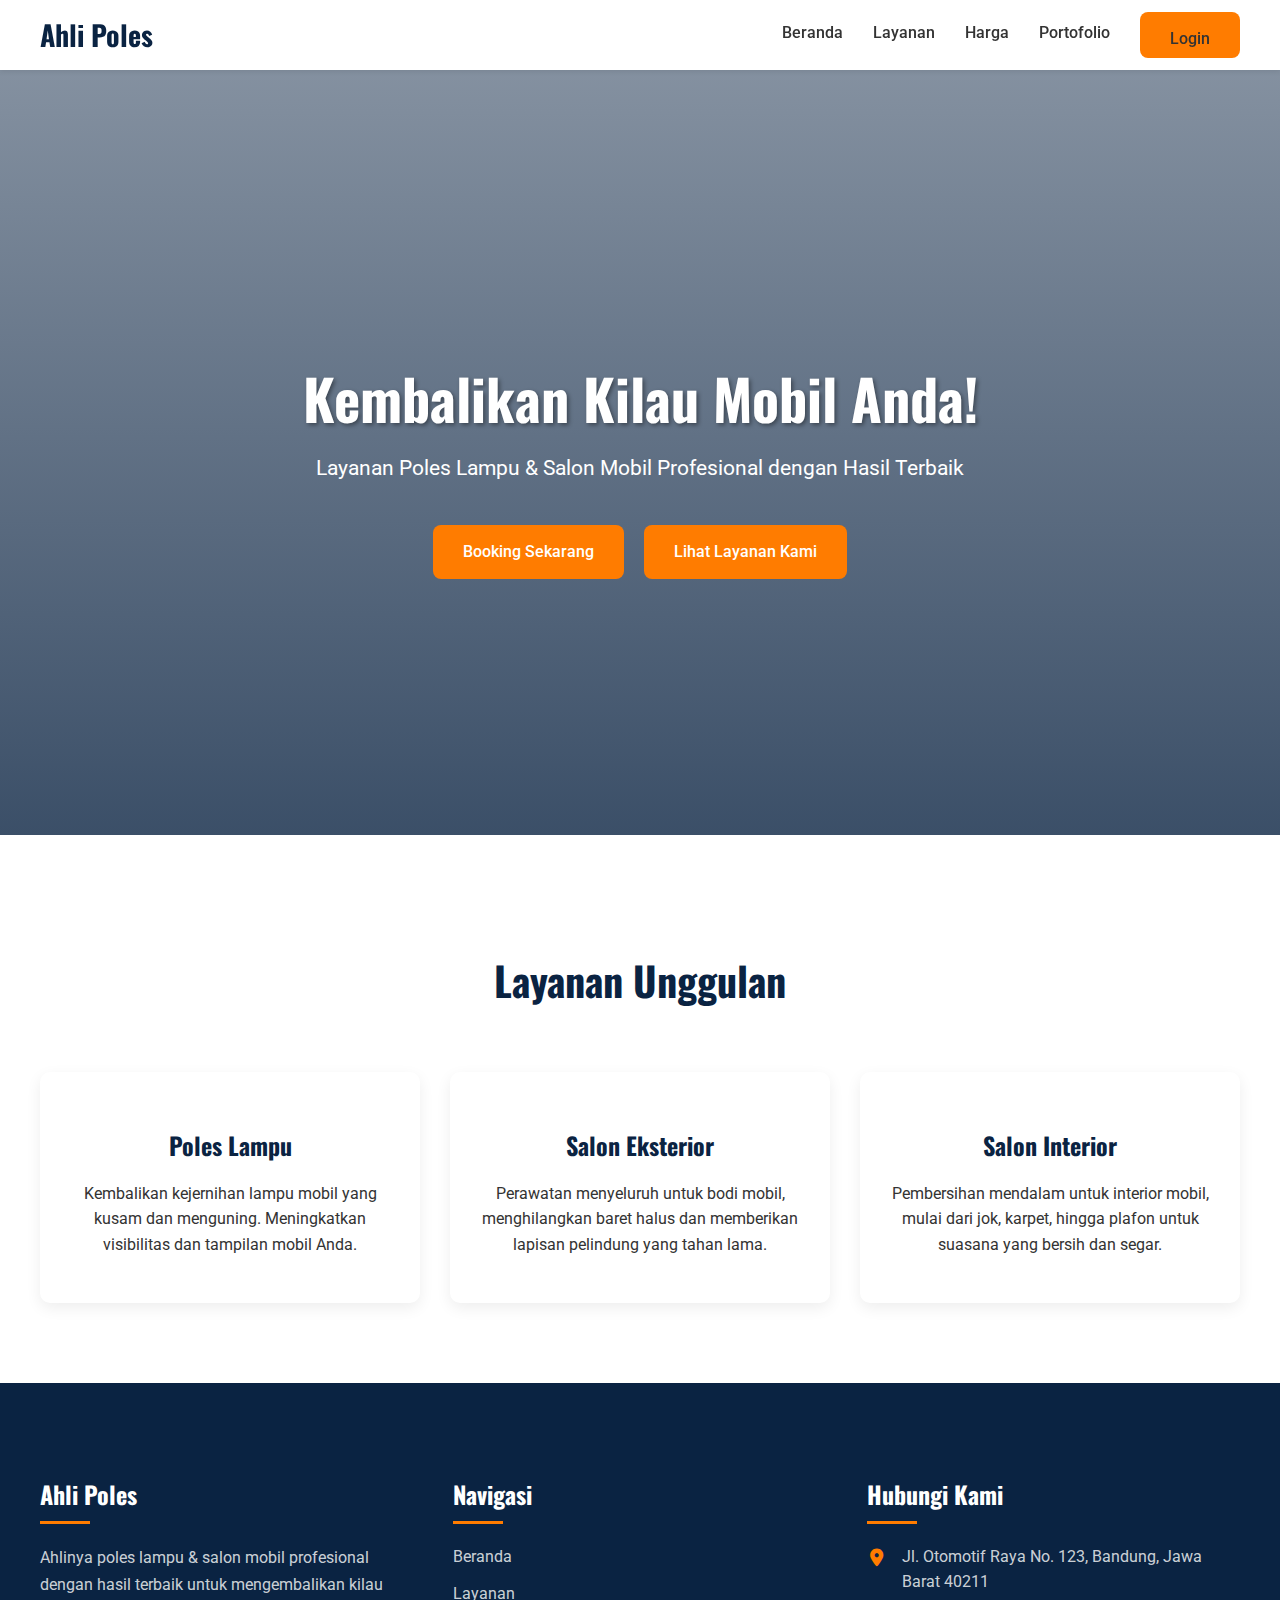
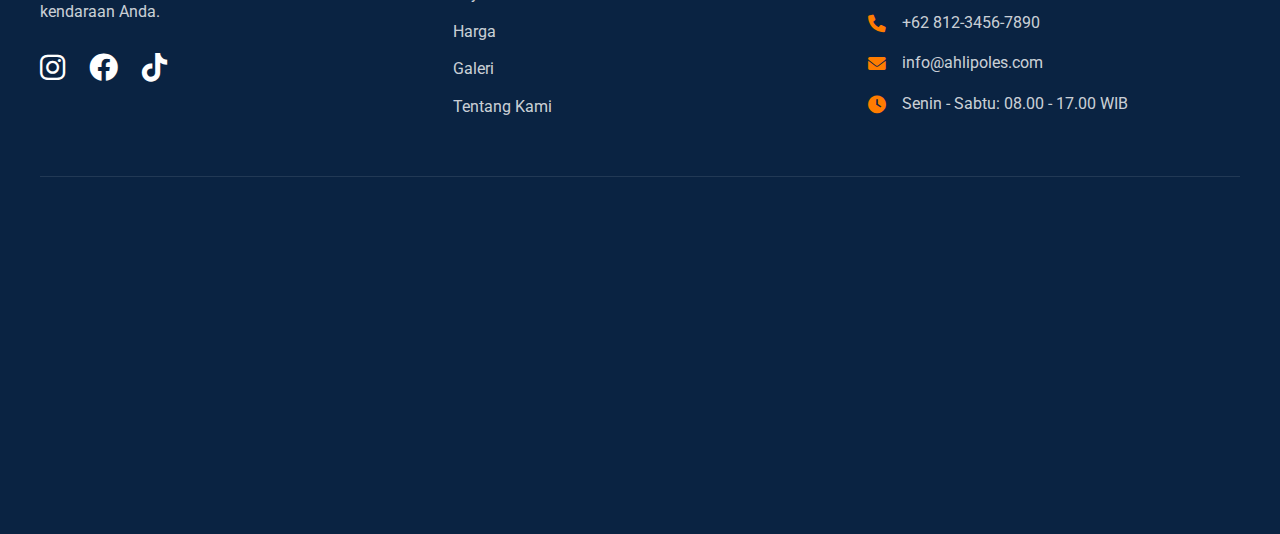
<file: index.html>
<!DOCTYPE html>
<html lang="id">
<head>
    <meta charset="UTF-8">
    <meta name="viewport" content="width=device-width, initial-scale=1.0">
    <title>Ahli Poles - Poles Lampu & Salon Mobil Profesional</title>
    <link rel="stylesheet" href="css/style.css">
    <link href="https://fonts.googleapis.com/css2?family=Oswald:wght@500;700&family=Roboto:wght@400;500&display=swap" rel="stylesheet">
</head>
<body>

    <header class="main-header">
        <nav class="container nav-container">
            <a href="index.html" class="logo">Ahli Poles</a>
            
            <button class="menu-toggle" id="menu-toggle" aria-label="Buka menu">
                <span class="bar"></span>
                <span class="bar"></span>
                <span class="bar"></span>
            </button>

            <div class="nav-links" id="nav-links">
                <a href="index.html">Beranda</a>
                <a href="services.html">Layanan</a>
                <a href="pricing.html">Harga</a>
                <a href="gallery.html">Portofolio</a>
                <a href="login.php" class="btn btn-contact">Login</a>
            </div>
        </nav>
    </header>

    <section class="hero-section">
        <div class="hero-overlay"></div>
        <div class="container hero-content">
            <h1>Kembalikan Kilau Mobil Anda!</h1>
            <p>Layanan Poles Lampu & Salon Mobil Profesional dengan Hasil Terbaik</p>
            <div class="hero-buttons">
                <a href="user/booking.php" class="btn btn-primary">Booking Sekarang</a>
                <a href="services.html" class="btn btn-primary">Lihat Layanan Kami</a>
            </div>
        </div>
    </section>

    <section class="services-section">
        <div class="container">
            <h2>Layanan Unggulan</h2>
            <div class="services-grid">
                <div class="service-card">
                    <h3>Poles Lampu</h3>
                    <p>Kembalikan kejernihan lampu mobil yang kusam dan menguning. Meningkatkan visibilitas dan tampilan mobil Anda.</p>
                </div>
                <div class="service-card">
                    <h3>Salon Eksterior</h3>
                    <p>Perawatan menyeluruh untuk bodi mobil, menghilangkan baret halus dan memberikan lapisan pelindung yang tahan lama.</p>
                </div>
                <div class="service-card">
                    <h3>Salon Interior</h3>
                    <p>Pembersihan mendalam untuk interior mobil, mulai dari jok, karpet, hingga plafon untuk suasana yang bersih dan segar.</p>
                </div>
            </div>
        </div>
    </section>

<footer class="main-footer">
    <div class="container">
        <div class="footer-grid">
            <div class="footer-column">
                <h4 class="footer-title">Ahli Poles</h4>
                <p>Ahlinya poles lampu & salon mobil profesional dengan hasil terbaik untuk mengembalikan kilau kendaraan Anda.</p>
                <div class="footer-socials">
                    <a href="#" aria-label="Instagram"><i class="fab fa-instagram"></i></a>
                    <a href="#" aria-label="Facebook"><i class="fab fa-facebook"></i></a>
                    <a href="#" aria-label="TikTok"><i class="fab fa-tiktok"></i></a>
                </div>
            </div>

            <div class="footer-column">
                <h4 class="footer-title">Navigasi</h4>
                <ul class="footer-links">
                    <li><a href="index.html">Beranda</a></li>
                    <li><a href="services.html">Layanan</a></li>
                    <li><a href="pricing.html">Harga</a></li>
                    <li><a href="gallery.html">Galeri</a></li>
                    <li><a href="about.html">Tentang Kami</a></li>
                </ul>
            </div>

            <div class="footer-column">
                <h4 class="footer-title">Hubungi Kami</h4>
                <ul class="footer-contact-info">
                    <li>
                        <i class="fas fa-map-marker-alt"></i>
                        <span>Jl. Otomotif Raya No. 123, Bandung, Jawa Barat 40211</span>
                    </li>
                    <li>
                        <i class="fas fa-phone"></i>
                        <a href="tel:+6281234567890">+62 812-3456-7890</a>
                    </li>
                    <li>
                        <i class="fas fa-envelope"></i>
                         <a href="mailto:info@ahlipoles.com">info@ahlipoles.com</a>
                    </li>
                    <li>
                        <i class="fas fa-clock"></i>
                        <span>Senin - Sabtu: 08.00 - 17.00 WIB</span>
                    </li>
                </ul>
            </div>
        </div>

        <div class="footer-map">
            <iframe 
                src="https://www.google.com/maps/embed?pb=!1m18!1m12!1m3!1d3961.096002961683!2d107.54134221172147!3d-6.879101067284315!2m3!1f0!2f0!3f0!3m2!1i1024!2i768!4f13.1!3m3!1m2!1s0x2e68e5bd95698079%3A0x330dc259c2129174!2sCaroline%20Cimahi%20Bandung%20-%20Showroom%20Mobil%20Bekas%20Cimahi%20Terpercaya!5e0!3m2!1sid!2sid!4v1756377426895!5m2!1sid!2sid" 
                width="100%" 
                height="300" 
                style="border:0; border-radius: 8px;" 
                allowfullscreen="" 
                loading="lazy" 
                referrerpolicy="no-referrer-when-downgrade">
            </iframe>
        </div>
    </div>
</footer>

<link rel="stylesheet" href="https://cdnjs.cloudflare.com/ajax/libs/font-awesome/6.0.0-beta3/css/all.min.css">
    <script src="js/script.js"></script>
</body>
</html>
</file>
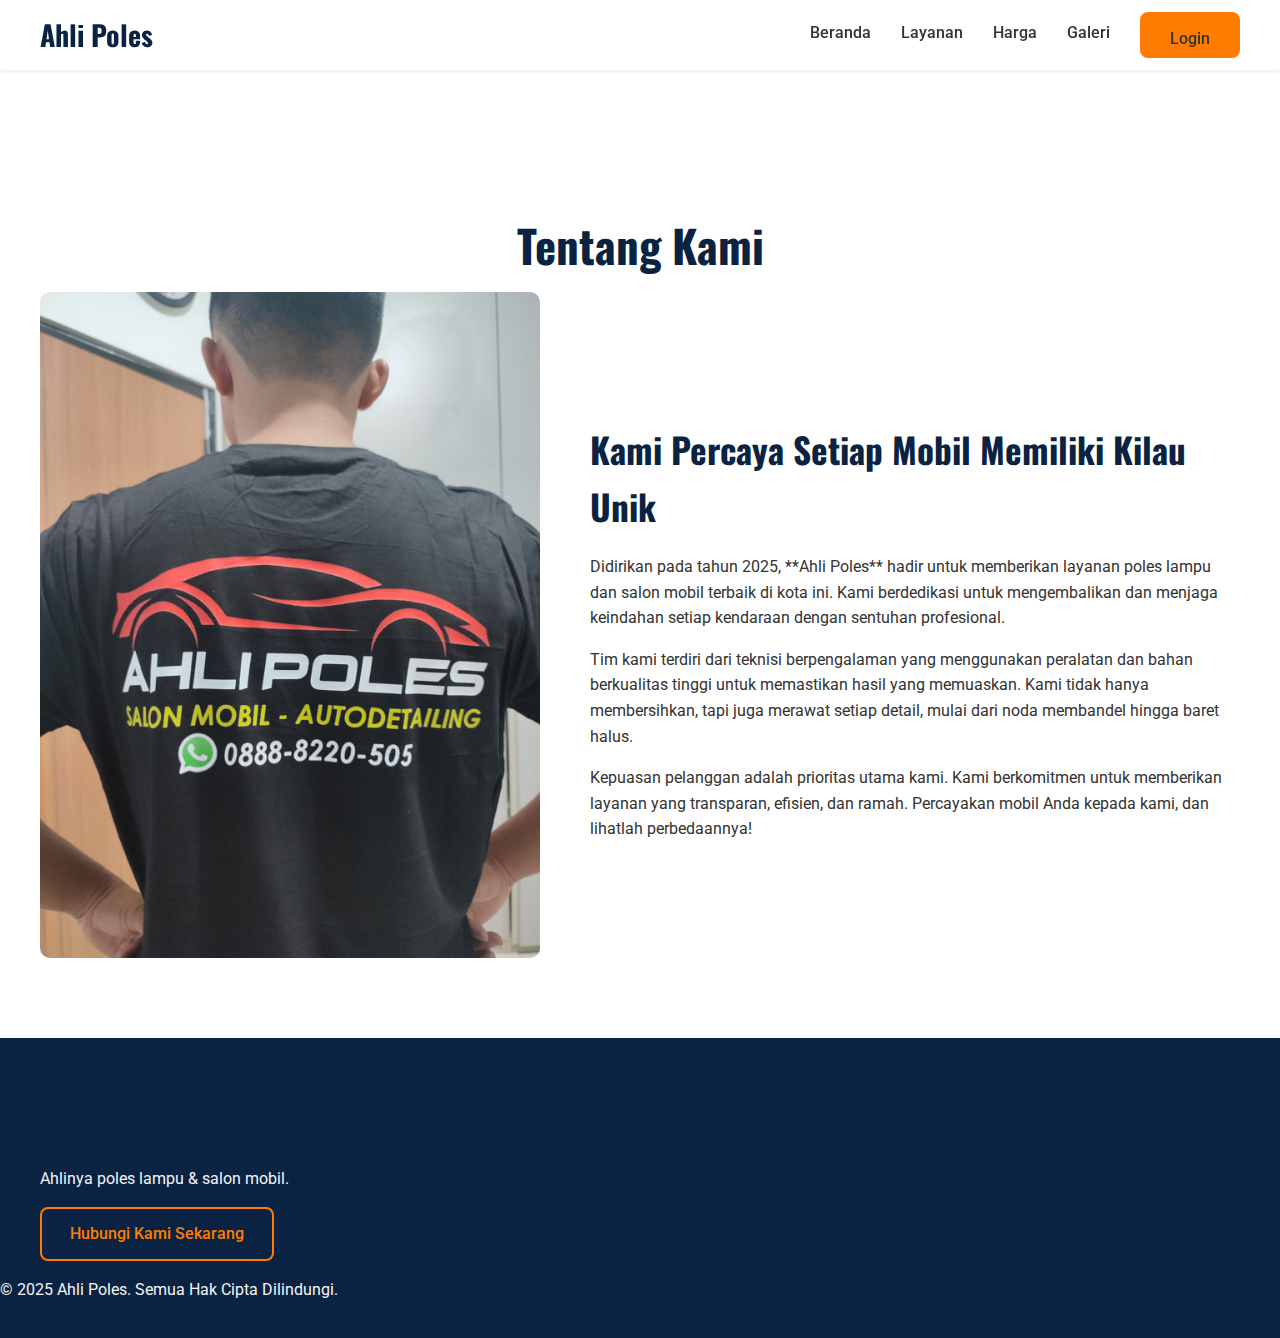
<file: about.html>
<!DOCTYPE html>
<html lang="id">
<head>
    <meta charset="UTF-8">
    <meta name="viewport" content="width=device-width, initial-scale=1.0">
    <title>Tentang Kami | Ahli Poles</title>
    <link rel="stylesheet" href="css/style.css">
    <link href="https://fonts.googleapis.com/css2?family=Oswald:wght@500;700&family=Roboto:wght@400;500&display=swap" rel="stylesheet">
</head>
<body>

    <header class="main-header">
        <nav class="container nav-container">
            <a href="index.html" class="logo">Ahli Poles</a>
            
            <button class="menu-toggle" id="menu-toggle" aria-label="Buka menu">
                <span class="bar"></span>
                <span class="bar"></span>
                <span class="bar"></span>
            </button>
            
            <div class="nav-links" id="nav-links">
                <a href="index.html">Beranda</a>
                <a href="services.html">Layanan</a>
                <a href="pricing.html">Harga</a>
                <a href="gallery.html">Galeri</a>
                <a href="login.php" class="btn btn-contact">Login</a>
            </div>
        </nav>
    </header>

    <section class="about-section">
        <h1 class="page-title">Tentang Kami</h1>
        <div class="container about-content">
            <img src="image/WhatsApp Image 2025-05-05 at 22.42.31_96cfbb11.jpg" alt="Tim Ahli Poles">
            <div class="about-text">
                <h2>Kami Percaya Setiap Mobil Memiliki Kilau Unik</h2>
                <p>Didirikan pada tahun 2025, **Ahli Poles** hadir untuk memberikan layanan poles lampu dan salon mobil terbaik di kota ini. Kami berdedikasi untuk mengembalikan dan menjaga keindahan setiap kendaraan dengan sentuhan profesional.</p>
                <p>Tim kami terdiri dari teknisi berpengalaman yang menggunakan peralatan dan bahan berkualitas tinggi untuk memastikan hasil yang memuaskan. Kami tidak hanya membersihkan, tapi juga merawat setiap detail, mulai dari noda membandel hingga baret halus.</p>
                <p>Kepuasan pelanggan adalah prioritas utama kami. Kami berkomitmen untuk memberikan layanan yang transparan, efisien, dan ramah. Percayakan mobil Anda kepada kami, dan lihatlah perbedaannya!</p>
            </div>
        </div>
    </section>

    <footer class="main-footer">
        <div class="container footer-content">
            <div class="footer-info">
                <h3>Ahli Poles</h3>
                <p>Ahlinya poles lampu & salon mobil.</p>
            </div>
            <a href="contact.html" class="btn btn-secondary">Hubungi Kami Sekarang</a>
        </div>
        <div class="copyright">
            <p>&copy; 2025 Ahli Poles. Semua Hak Cipta Dilindungi.</p>
        </div>
    </footer>
    <script src="js/script.js"></script>
</body>
</html>
</file>
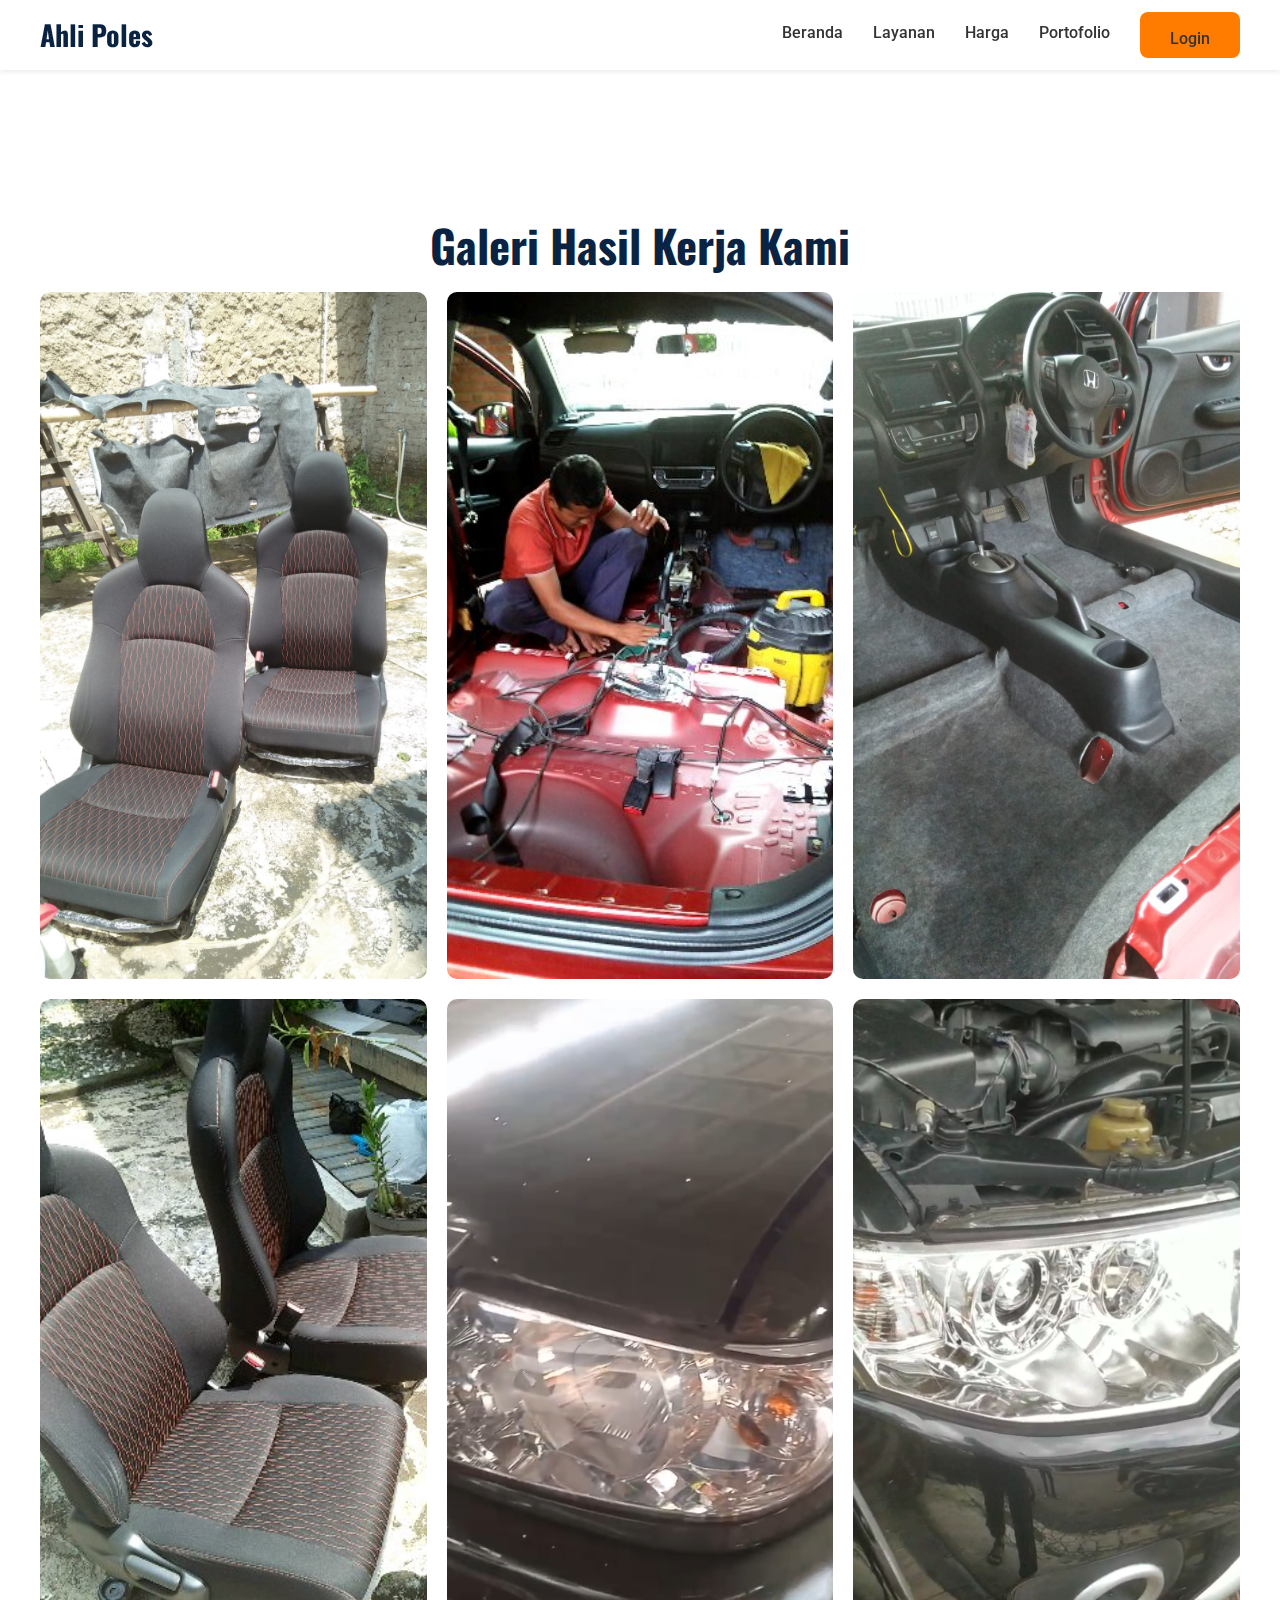
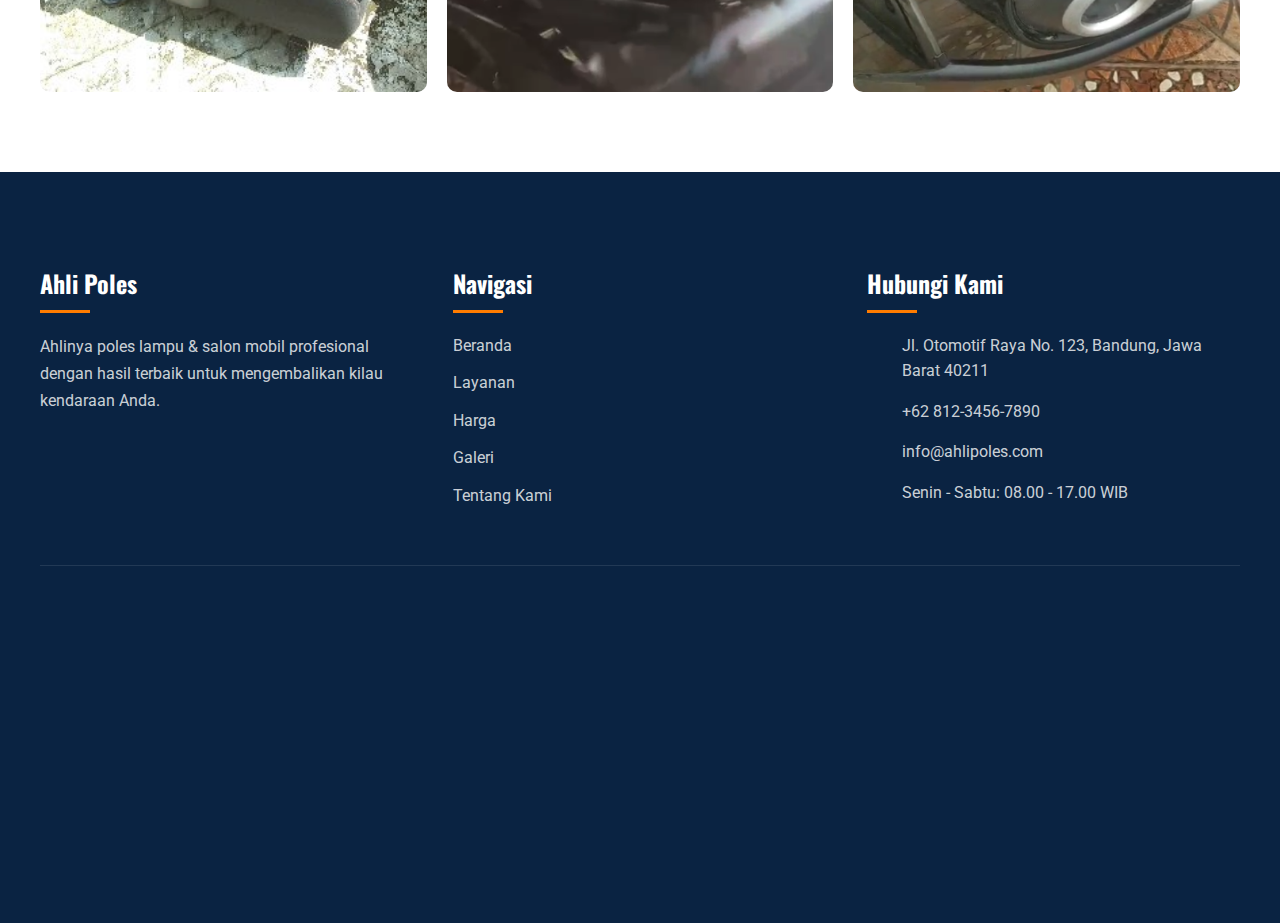
<file: gallery.html>
<!DOCTYPE html>
<html lang="id">
<head>
    <meta charset="UTF-8">
    <meta name="viewport" content="width=device-width, initial-scale=1.0">
    <title>Galeri | Ahli Poles</title>
    <link rel="stylesheet" href="css/style.css">
    <link href="https://fonts.googleapis.com/css2?family=Oswald:wght@500;700&family=Roboto:wght@400;500&display=swap" rel="stylesheet">
</head>
<body>

    <header class="main-header">
        <nav class="container nav-container">
            <a href="index.html" class="logo">Ahli Poles</a>
            
            <button class="menu-toggle" id="menu-toggle" aria-label="Buka menu">
                <span class="bar"></span>
                <span class="bar"></span>
                <span class="bar"></span>
            </button>
            
            <div class="nav-links" id="nav-links">
                <a href="index.html">Beranda</a>
                <a href="services.html">Layanan</a>
                <a href="pricing.html">Harga</a>
                <a href="gallery.html">Portofolio</a>
                <a href="login.php" class="btn btn-contact">Login</a>
            </div>
        </nav>
    </header>

    <section class="gallery-section">
        <h1 class="page-title">Galeri Hasil Kerja Kami</h1>
        <div class="container gallery-grid">
            <div class="gallery-item">
                <img src="image/IMG-20250827-WA0004.jpg" alt="Hasil Poles Lampu">
            </div>
            <div class="gallery-item">
                <img src="image/IMG-20250827-WA0002.jpg" alt="Hasil Salon Mobil">
            </div>
            <div class="gallery-item">
                <img src="image/IMG-20250827-WA0003.jpg" alt="Hasil Poles Lampu">
            </div>
            <div class="gallery-item">
                <img src="image/IMG-20250827-WA0005.jpg" alt="Hasil Salon Mobil">
            </div>
            <div class="gallery-item">
                <img src="image/Untitled.png" alt="Hasil Poles Lampu">
            </div>
            <div class="gallery-item">
                <img src="image/Poles Lampu 1.png" alt="Hasil Salon Mobil">
            </div>
        </div>
    </section>

<footer class="main-footer">
    <div class="container">
        <div class="footer-grid">
            <div class="footer-column">
                <h4 class="footer-title">Ahli Poles</h4>
                <p>Ahlinya poles lampu & salon mobil profesional dengan hasil terbaik untuk mengembalikan kilau kendaraan Anda.</p>
                <div class="footer-socials">
                    <a href="#" aria-label="Instagram"><i class="fab fa-instagram"></i></a>
                    <a href="#" aria-label="Facebook"><i class="fab fa-facebook"></i></a>
                    <a href="#" aria-label="TikTok"><i class="fab fa-tiktok"></i></a>
                </div>
            </div>

            <div class="footer-column">
                <h4 class="footer-title">Navigasi</h4>
                <ul class="footer-links">
                    <li><a href="index.html">Beranda</a></li>
                    <li><a href="services.html">Layanan</a></li>
                    <li><a href="pricing.html">Harga</a></li>
                    <li><a href="gallery.html">Galeri</a></li>
                    <li><a href="about.html">Tentang Kami</a></li>
                </ul>
            </div>

            <div class="footer-column">
                <h4 class="footer-title">Hubungi Kami</h4>
                <ul class="footer-contact-info">
                    <li>
                        <i class="fas fa-map-marker-alt"></i>
                        <span>Jl. Otomotif Raya No. 123, Bandung, Jawa Barat 40211</span>
                    </li>
                    <li>
                        <i class="fas fa-phone"></i>
                        <a href="tel:+6281234567890">+62 812-3456-7890</a>
                    </li>
                    <li>
                        <i class="fas fa-envelope"></i>
                         <a href="mailto:info@ahlipoles.com">info@ahlipoles.com</a>
                    </li>
                    <li>
                        <i class="fas fa-clock"></i>
                        <span>Senin - Sabtu: 08.00 - 17.00 WIB</span>
                    </li>
                </ul>
            </div>
        </div>

        <div class="footer-map">
            <iframe 
                src="https://www.google.com/maps/embed?pb=!1m18!1m12!1m3!1d3961.096002961683!2d107.54134221172147!3d-6.879101067284315!2m3!1f0!2f0!3f0!3m2!1i1024!2i768!4f13.1!3m3!1m2!1s0x2e68e5bd95698079%3A0x330dc259c2129174!2sCaroline%20Cimahi%20Bandung%20-%20Showroom%20Mobil%20Bekas%20Cimahi%20Terpercaya!5e0!3m2!1sid!2sid!4v1756377426895!5m2!1sid!2sid" 
                width="100%" 
                height="300" 
                style="border:0; border-radius: 8px;" 
                allowfullscreen="" 
                loading="lazy" 
                referrerpolicy="no-referrer-when-downgrade">
            </iframe>
        </div>
    </div>
</footer>
    <script src="js/script.js"></script>
</body>
</html>
</file>
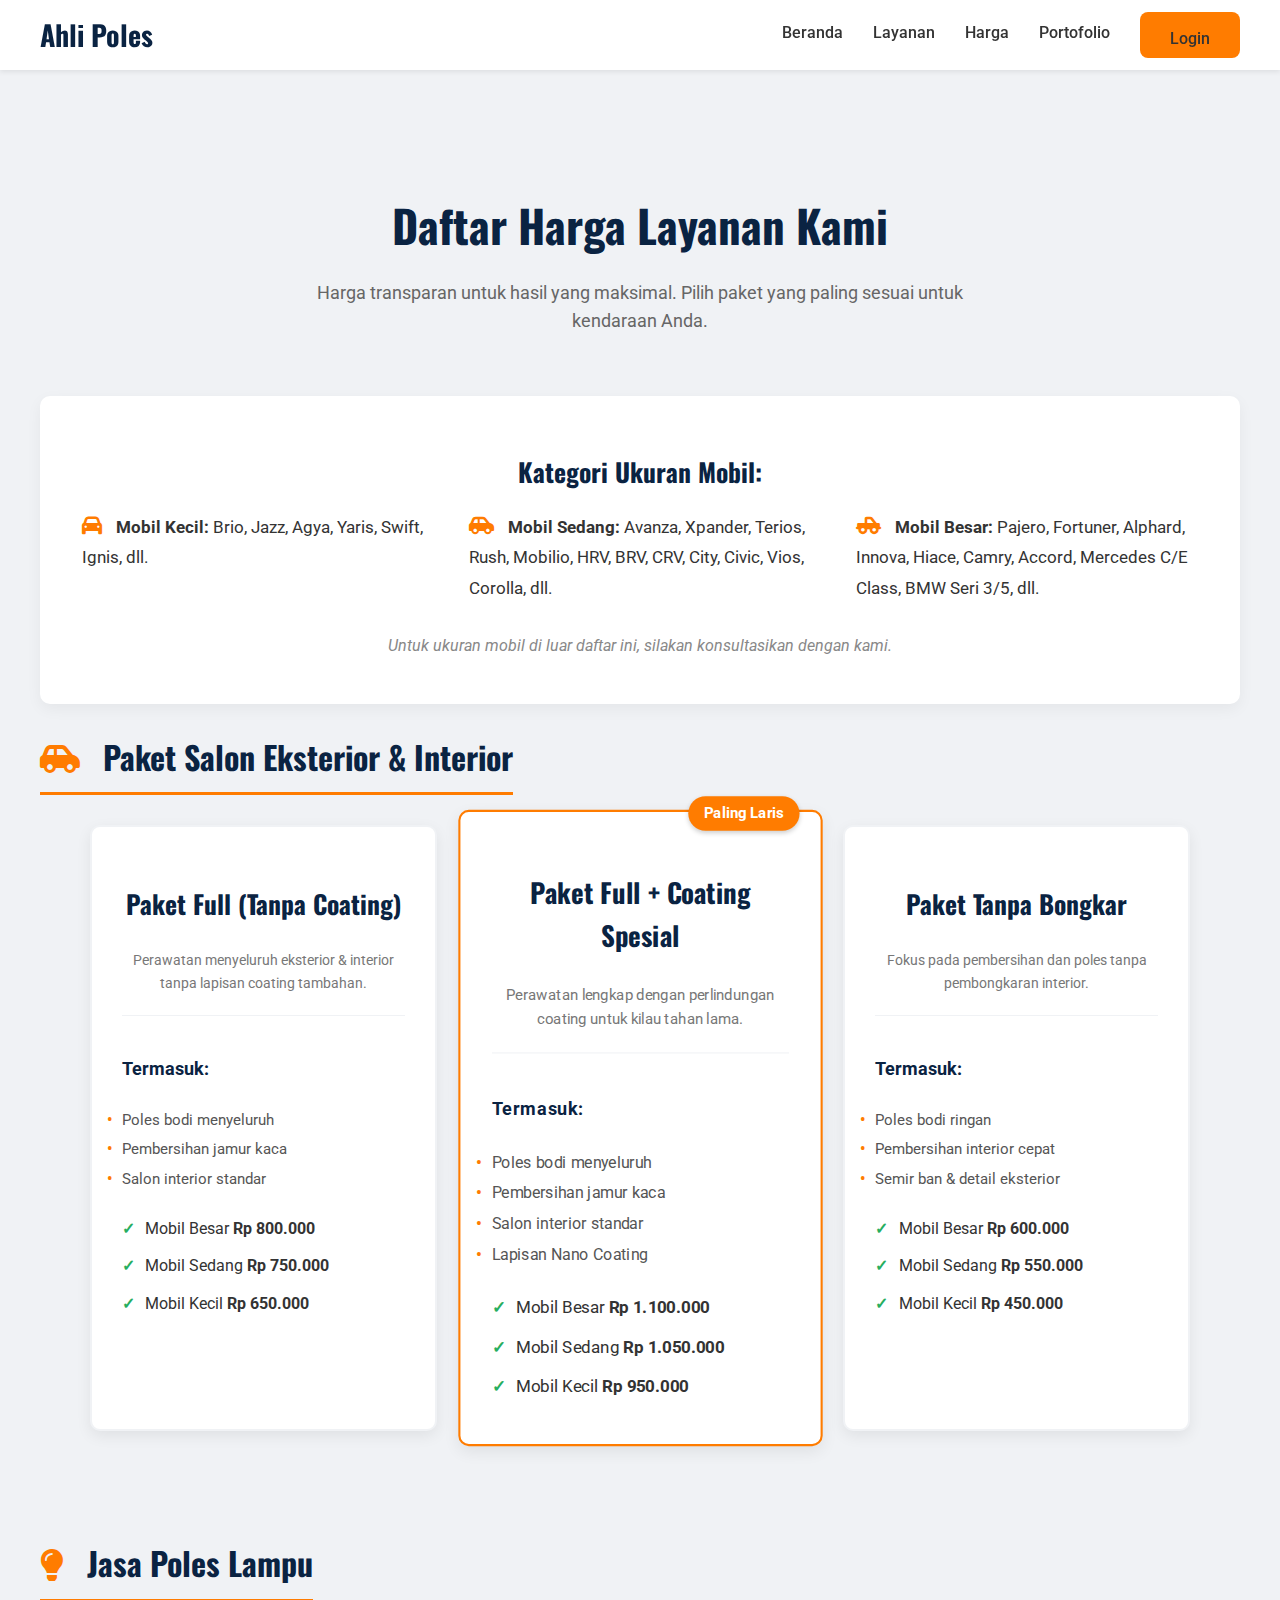
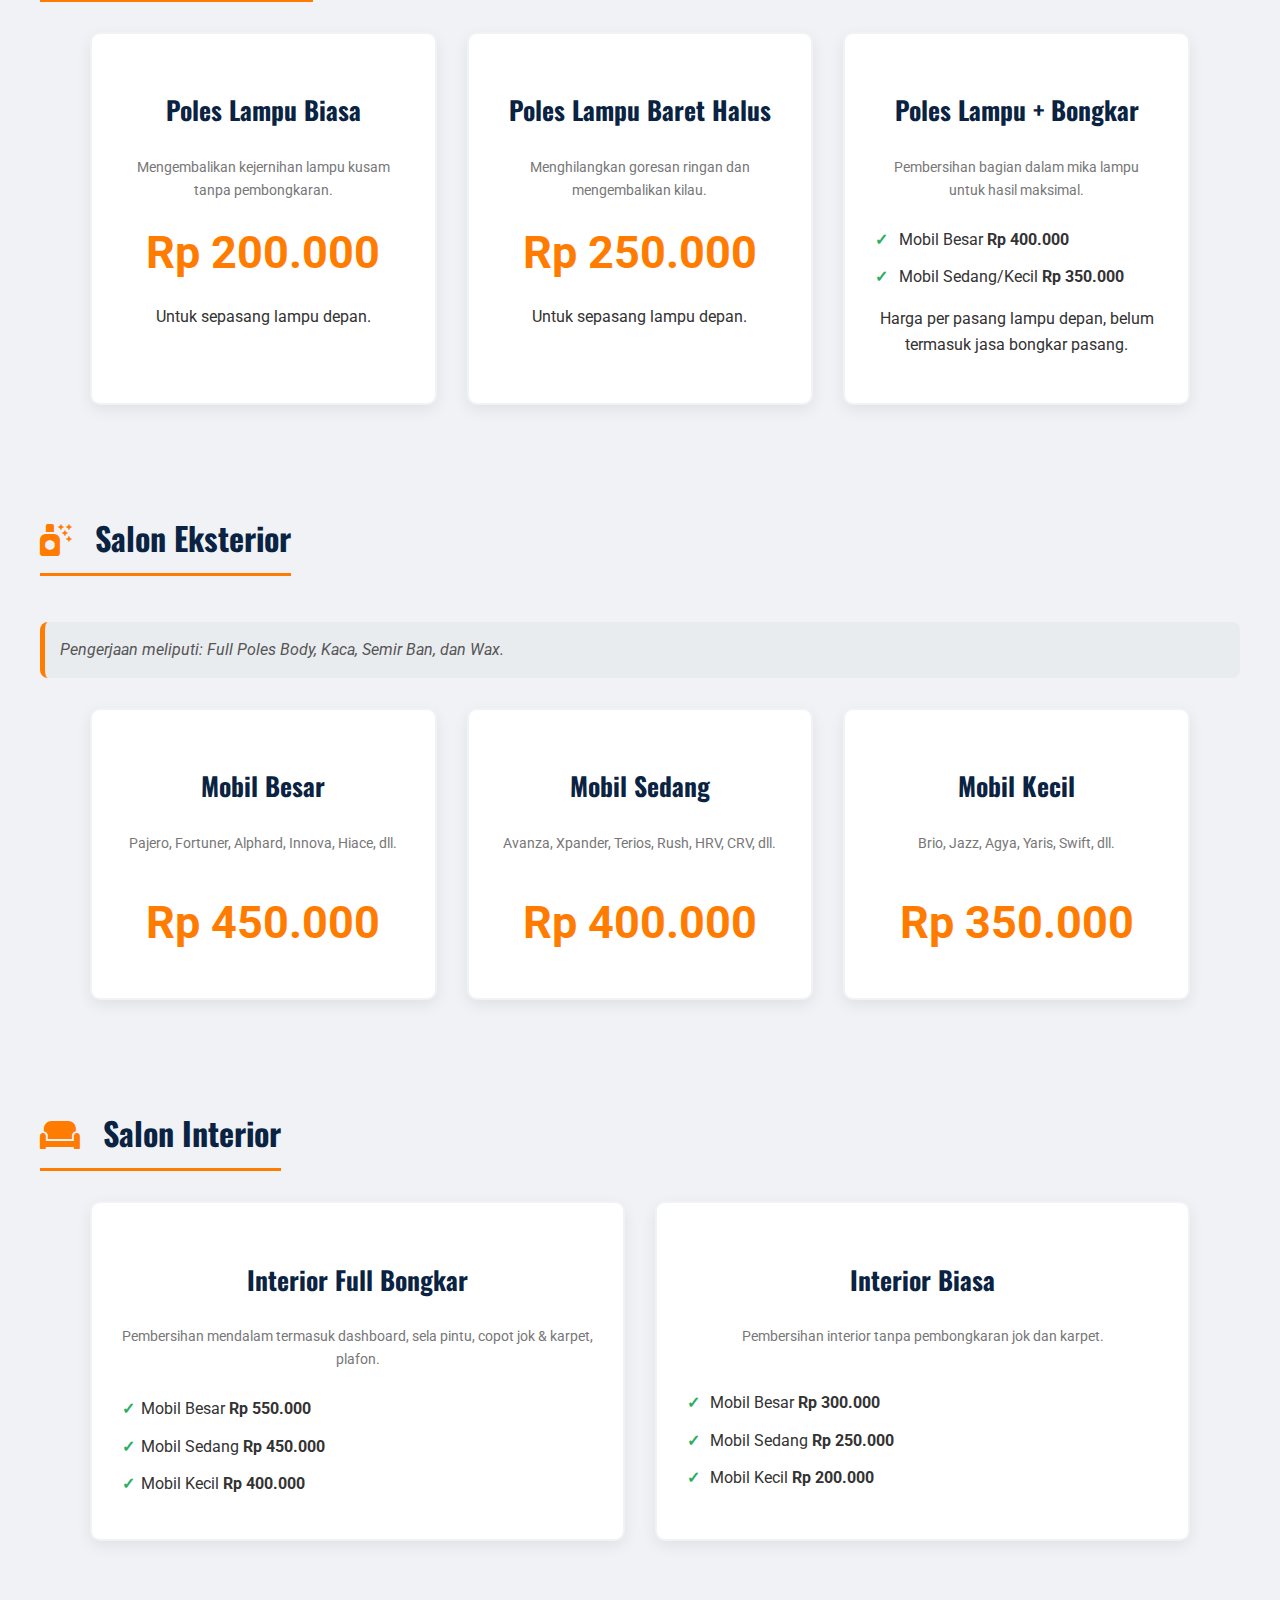
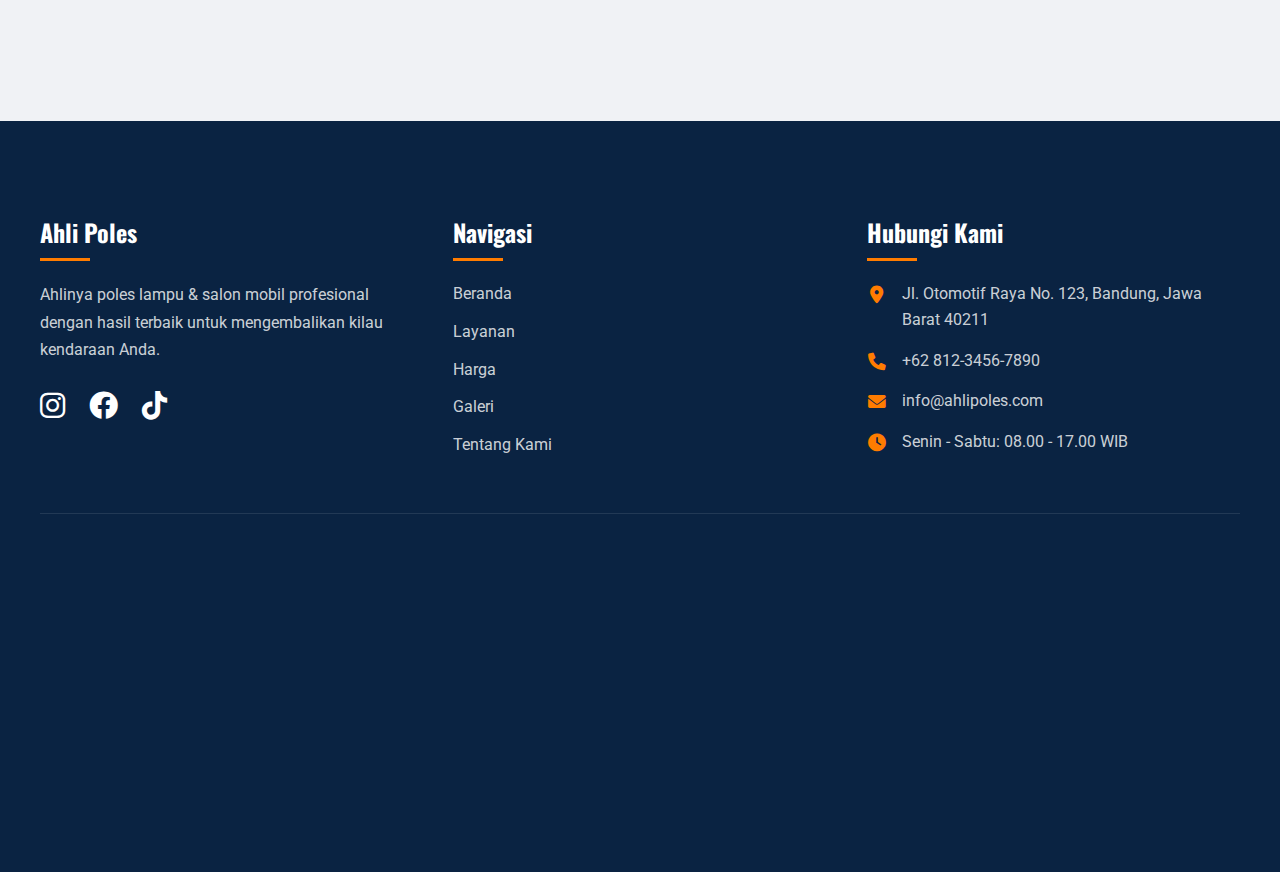
<file: pricing.html>
<!DOCTYPE html>
<html lang="id">
<head>
    <meta charset="UTF-8">
    <meta name="viewport" content="width=device-width, initial-scale=1.0">
    <title>Daftar Harga | Ahli Poles</title>
    <link rel="stylesheet" href="css/style.css">
    <link href="https://fonts.googleapis.com/css2?family=Oswald:wght@500;700&family=Roboto:wght@400;500&display=swap" rel="stylesheet">
    <link rel="stylesheet" href="https://cdnjs.cloudflare.com/ajax/libs/font-awesome/6.0.0-beta3/css/all.min.css">
</head>
<body>

    <header class="main-header">
        <nav class="container nav-container">
            <a href="index.html" class="logo">Ahli Poles</a>
            
            <button class="menu-toggle" id="menu-toggle" aria-label="Buka menu">
                <span class="bar"></span>
                <span class="bar"></span>
                <span class="bar"></span>
            </button>
            
            <div class="nav-links" id="nav-links">
                <a href="index.html">Beranda</a>
                <a href="services.html">Layanan</a>
                <a href="pricing.html">Harga</a> 
                <a href="gallery.html">Portofolio</a>
                <a href="login.php" class="btn btn-contact">Login</a>
            </div>
        </nav>
    </header>

    <section class="pricing-page-section">
        <div class="container">
            <h1 class="page-title">Daftar Harga Layanan Kami</h1>
            <p class="page-subtitle">Harga transparan untuk hasil yang maksimal. Pilih paket yang paling sesuai untuk kendaraan Anda.</p>

                <div class="car-size-info">
                    <h3>Kategori Ukuran Mobil:</h3>
                    <ul>
                        <li><i class="fas fa-car"></i> <strong>Mobil Kecil:</strong> Brio, Jazz, Agya, Yaris, Swift, Ignis, dll.</li>
                        <li><i class="fas fa-car-side"></i> <strong>Mobil Sedang:</strong> Avanza, Xpander, Terios, Rush, Mobilio, HRV, BRV, CRV, City, Civic, Vios, Corolla, dll.</li>
                        <li><i class="fas fa-truck-pickup"></i> <strong>Mobil Besar:</strong> Pajero, Fortuner, Alphard, Innova, Hiace, Camry, Accord, Mercedes C/E Class, BMW Seri 3/5, dll.</li>
                    </ul>
                    <p class="note">Untuk ukuran mobil di luar daftar ini, silakan konsultasikan dengan kami.</p>
                </div>

            <div class="price-category">
                <h2><i class="fas fa-car-side"></i> Paket Salon Eksterior & Interior</h2>
                <div class="pricing-grid">
                    <div class="price-card">
                        <h3>Paket Full (Tanpa Coating)</h3>
                        <p class="price-description">Perawatan menyeluruh eksterior & interior tanpa lapisan coating tambahan.</p>
                        <div class="price-includes">
                            <h4>Termasuk:</h4>
                            <ul>
                                <li>Poles bodi menyeluruh</li>
                                <li>Pembersihan jamur kaca</li>
                                <li>Salon interior standar</li>
                            </ul>
                        </div>
                        <ul class="price-list">
                            <li> Mobil Besar <strong>Rp 800.000</strong></li>
                            <li> Mobil Sedang <strong>Rp 750.000</strong></li>
                            <li> Mobil Kecil <strong>Rp 650.000</strong></li>
                        </ul>
                    </div>
                    <div class="price-card popular">
                        <div class="popular-badge">Paling Laris</div>
                        <h3>Paket Full + Coating Spesial</h3>
                        <p class="price-description">Perawatan lengkap dengan perlindungan coating untuk kilau tahan lama.</p>
                        <div class="price-includes">
                            <h4>Termasuk:</h4>
                            <ul>
                                <li>Poles bodi menyeluruh</li>
                                <li>Pembersihan jamur kaca</li>
                                <li>Salon interior standar</li>
                                <li>Lapisan Nano Coating</li>
                            </ul>
                        </div>
                        <ul class="price-list">
                            <li> Mobil Besar <strong>Rp 1.100.000</strong></li>
                            <li> Mobil Sedang <strong>Rp 1.050.000</strong></li>
                            <li> Mobil Kecil <strong>Rp 950.000</strong></li>
                        </ul>
                    </div>
                     <div class="price-card">
                        <h3>Paket Tanpa Bongkar</h3>
                        <p class="price-description">Fokus pada pembersihan dan poles tanpa pembongkaran interior.</p>
                        <div class="price-includes">
                            <h4>Termasuk:</h4>
                            <ul>
                                <li>Poles bodi ringan</li>
                                <li>Pembersihan interior cepat</li>
                                <li>Semir ban & detail eksterior</li>
                            </ul>
                        </div>
                        <ul class="price-list">
                            <li> Mobil Besar <strong>Rp 600.000</strong></li>
                            <li> Mobil Sedang <strong>Rp 550.000</strong></li>
                            <li> Mobil Kecil <strong>Rp 450.000</strong></li>
                        </ul>
                    </div>
                </div>
            </div>

            <div class="price-category">
                <h2><i class="fas fa-lightbulb"></i> Jasa Poles Lampu</h2>
                 <div class="pricing-grid">
                    <div class="price-card">
                        <h3>Poles Lampu Biasa</h3>
                        <p class="price-description">Mengembalikan kejernihan lampu kusam tanpa pembongkaran.</p>
                        <div class="price">Rp 200.000</div>
                         <p class="note">Untuk sepasang lampu depan.</p>
                    </div>
                    <div class="price-card">
                        <h3>Poles Lampu Baret Halus</h3>
                        <p class="price-description">Menghilangkan goresan ringan dan mengembalikan kilau.</p>
                        <div class="price">Rp 250.000</div>
                         <p class="note">Untuk sepasang lampu depan.</p>
                    </div>
                    <div class="price-card">
                        <h3>Poles Lampu + Bongkar</h3>
                         <p class="price-description">Pembersihan bagian dalam mika lampu untuk hasil maksimal.</p>
                        <ul class="price-list">
                            <li> Mobil Besar <strong>Rp 400.000</strong></li>
                            <li> Mobil Sedang/Kecil <strong>Rp 350.000</strong></li>
                        </ul>
                         <p class="note">Harga per pasang lampu depan, belum termasuk jasa bongkar pasang.</p>
                    </div>
                </div>
            </div>
            
            <div class="price-category">
                <h2><i class="fas fa-spray-can-sparkles"></i> Salon Eksterior</h2>
                <p class="category-note">Pengerjaan meliputi: Full Poles Body, Kaca, Semir Ban, dan Wax.</p>
                 <div class="pricing-grid">
                    <div class="price-card">
                        <h3>Mobil Besar</h3>
                        <p class="price-description">Pajero, Fortuner, Alphard, Innova, Hiace, dll.</p>
                        <div class="price">Rp 450.000</div>
                    </div>
                    <div class="price-card">
                        <h3>Mobil Sedang</h3>
                        <p class="price-description">Avanza, Xpander, Terios, Rush, HRV, CRV, dll.</p>
                        <div class="price">Rp 400.000</div>
                    </div>
                    <div class="price-card">
                        <h3>Mobil Kecil</h3>
                        <p class="price-description">Brio, Jazz, Agya, Yaris, Swift, dll.</p>
                        <div class="price">Rp 350.000</div>
                    </div>
                </div>
            </div>

            <div class="price-category">
                <h2><i class="fas fa-couch"></i> Salon Interior</h2>
                <div class="pricing-grid">
                    <div class="price-card">
                        <h3>Interior Full Bongkar</h3>
                        <p class="price-description">Pembersihan mendalam termasuk dashboard, sela pintu, copot jok & karpet, plafon.</p>
                        <ul class="price-list">
                           <li>Mobil Besar <strong>Rp 550.000</strong></li>
                           <li>Mobil Sedang <strong>Rp 450.000</strong></li>
                           <li>Mobil Kecil <strong>Rp 400.000</strong></li>
                        </ul>
                    </div>
                    <div class="price-card">
                        <h3>Interior Biasa</h3>
                        <p class="price-description">Pembersihan interior tanpa pembongkaran jok dan karpet.</p>
                         <ul class="price-list">
                           <li> Mobil Besar <strong>Rp 300.000</strong></li>
                           <li> Mobil Sedang <strong>Rp 250.000</strong></li>
                           <li> Mobil Kecil <strong>Rp 200.000</strong></li>
                        </ul>
                    </div>
                </div>
            </div>
        </div>
    </section>
    
<footer class="main-footer">
    <div class="container">
        <div class="footer-grid">
            <div class="footer-column">
                <h4 class="footer-title">Ahli Poles</h4>
                <p>Ahlinya poles lampu & salon mobil profesional dengan hasil terbaik untuk mengembalikan kilau kendaraan Anda.</p>
                <div class="footer-socials">
                    <a href="#" aria-label="Instagram"><i class="fab fa-instagram"></i></a>
                    <a href="#" aria-label="Facebook"><i class="fab fa-facebook"></i></a>
                    <a href="#" aria-label="TikTok"><i class="fab fa-tiktok"></i></a>
                </div>
            </div>

            <div class="footer-column">
                <h4 class="footer-title">Navigasi</h4>
                <ul class="footer-links">
                    <li><a href="index.html">Beranda</a></li>
                    <li><a href="services.html">Layanan</a></li>
                    <li><a href="pricing.html">Harga</a></li>
                    <li><a href="gallery.html">Galeri</a></li>
                    <li><a href="about.html">Tentang Kami</a></li>
                </ul>
            </div>

            <div class="footer-column">
                <h4 class="footer-title">Hubungi Kami</h4>
                <ul class="footer-contact-info">
                    <li>
                        <i class="fas fa-map-marker-alt"></i>
                        <span>Jl. Otomotif Raya No. 123, Bandung, Jawa Barat 40211</span>
                    </li>
                    <li>
                        <i class="fas fa-phone"></i>
                        <a href="tel:+6281234567890">+62 812-3456-7890</a>
                    </li>
                    <li>
                        <i class="fas fa-envelope"></i>
                         <a href="mailto:info@ahlipoles.com">info@ahlipoles.com</a>
                    </li>
                    <li>
                        <i class="fas fa-clock"></i>
                        <span>Senin - Sabtu: 08.00 - 17.00 WIB</span>
                    </li>
                </ul>
            </div>
        </div>

        <div class="footer-map">
            <iframe 
                src="https://www.google.com/maps/embed?pb=!1m18!1m12!1m3!1d3961.096002961683!2d107.54134221172147!3d-6.879101067284315!2m3!1f0!2f0!3f0!3m2!1i1024!2i768!4f13.1!3m3!1m2!1s0x2e68e5bd95698079%3A0x330dc259c2129174!2sCaroline%20Cimahi%20Bandung%20-%20Showroom%20Mobil%20Bekas%20Cimahi%20Terpercaya!5e0!3m2!1sid!2sid!4v1756377426895!5m2!1sid!2sid" 
                width="100%" 
                height="300" 
                style="border:0; border-radius: 8px;" 
                allowfullscreen="" 
                loading="lazy" 
                referrerpolicy="no-referrer-when-downgrade">
            </iframe>
        </div>
    </div>

    <script src="js/script.js"></script>
</body>
</html>
</file>
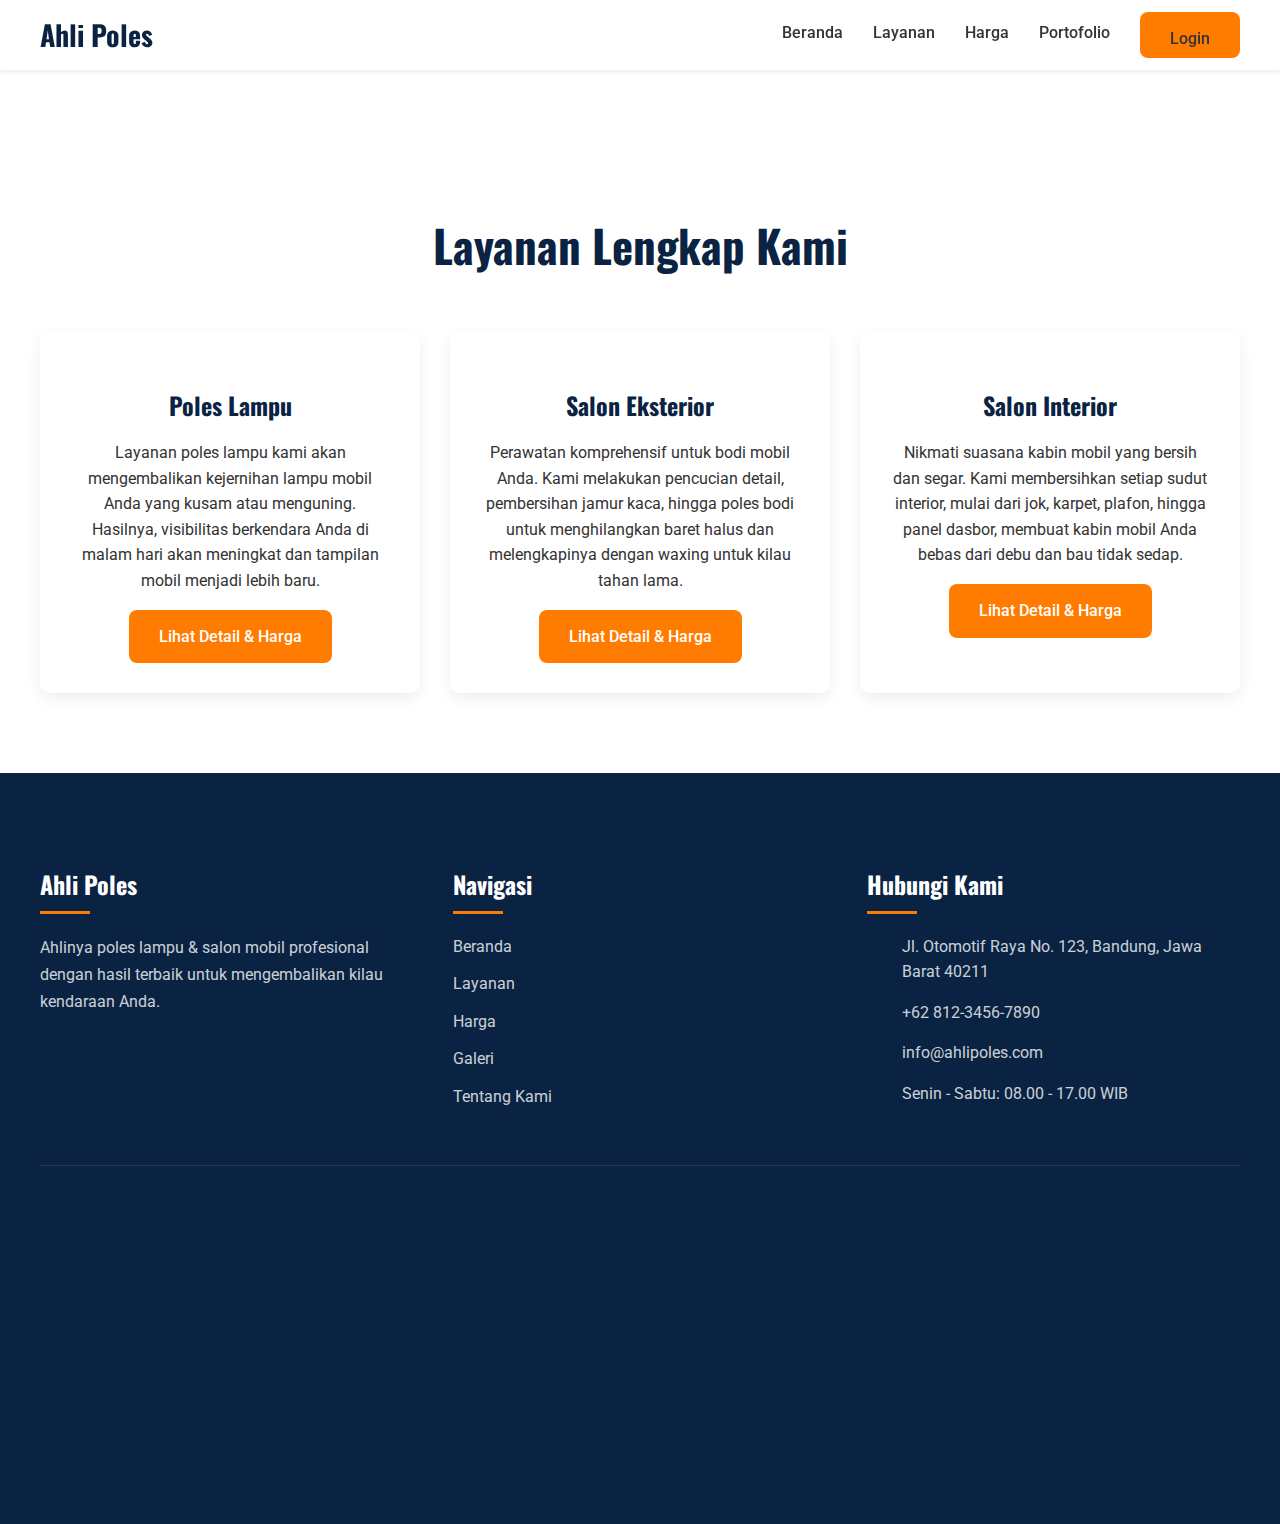
<file: services.html>
<!DOCTYPE html>
<html lang="id">
<head>
    <meta charset="UTF-8">
    <meta name="viewport" content="width=device-width, initial-scale=1.0">
    <title>Layanan Kami | Ahli Poles</title>
    <link rel="stylesheet" href="css/style.css">
    <link href="https://fonts.googleapis.com/css2?family=Oswald:wght@500;700&family=Roboto:wght@400;500&display=swap" rel="stylesheet">
</head>
<body>

    <header class="main-header">
        <nav class="container nav-container">
            <a href="index.html" class="logo">Ahli Poles</a>
            
            <button class="menu-toggle" id="menu-toggle" aria-label="Buka menu">
                <span class="bar"></span>
                <span class="bar"></span>
                <span class="bar"></span>
            </button>
            
            <div class="nav-links" id="nav-links">
                <a href="index.html">Beranda</a>
                <a href="services.html">Layanan</a>
                <a href="pricing.html">Harga</a>
                <a href="gallery.html">Portofolio</a>
                <a href="login.php" class="btn btn-contact">Login</a>
            </div>
        </nav>
    </header>

    <section class="services-section">
        <div class="container">
            <h1 class="page-title" style="margin-bottom: 50px;">Layanan Lengkap Kami</h1>
            <div class="services-grid">
                <div class="service-card">
                    <h3>Poles Lampu</h3>
                    <p>Layanan poles lampu kami akan mengembalikan kejernihan lampu mobil Anda yang kusam atau menguning. Hasilnya, visibilitas berkendara Anda di malam hari akan meningkat dan tampilan mobil menjadi lebih baru.</p>
                    <div class="service-card-buttons">
                        <a href="pricing.html#harga-poles-lampu" class="btn btn-primary">Lihat Detail & Harga</a>
                    </div>
                </div>
                <div class="service-card">
                    <h3>Salon Eksterior</h3>
                    <p>Perawatan komprehensif untuk bodi mobil Anda. Kami melakukan pencucian detail, pembersihan jamur kaca, hingga poles bodi untuk menghilangkan baret halus dan melengkapinya dengan waxing untuk kilau tahan lama.</p>
                     <div class="service-card-buttons">
                        <a href="pricing.html#harga-salon-eksterior" class="btn btn-primary">Lihat Detail & Harga</a>
                    </div>
                </div>
                <div class="service-card">
                    <h3>Salon Interior</h3>
                    <p>Nikmati suasana kabin mobil yang bersih dan segar. Kami membersihkan setiap sudut interior, mulai dari jok, karpet, plafon, hingga panel dasbor, membuat kabin mobil Anda bebas dari debu dan bau tidak sedap.</p>
                     <div class="service-card-buttons">
                        <a href="pricing.html#harga-salon-interior" class="btn btn-primary">Lihat Detail & Harga</a>
                    </div>
                </div>
            </div>
        </div>
    </section>
    
<footer class="main-footer">
    <div class="container">
        <div class="footer-grid">
            <div class="footer-column">
                <h4 class="footer-title">Ahli Poles</h4>
                <p>Ahlinya poles lampu & salon mobil profesional dengan hasil terbaik untuk mengembalikan kilau kendaraan Anda.</p>
                <div class="footer-socials">
                    <a href="#" aria-label="Instagram"><i class="fab fa-instagram"></i></a>
                    <a href="#" aria-label="Facebook"><i class="fab fa-facebook"></i></a>
                    <a href="#" aria-label="TikTok"><i class="fab fa-tiktok"></i></a>
                </div>
            </div>

            <div class="footer-column">
                <h4 class="footer-title">Navigasi</h4>
                <ul class="footer-links">
                    <li><a href="index.html">Beranda</a></li>
                    <li><a href="services.html">Layanan</a></li>
                    <li><a href="pricing.html">Harga</a></li>
                    <li><a href="gallery.html">Galeri</a></li>
                    <li><a href="about.html">Tentang Kami</a></li>
                </ul>
            </div>

            <div class="footer-column">
                <h4 class="footer-title">Hubungi Kami</h4>
                <ul class="footer-contact-info">
                    <li>
                        <i class="fas fa-map-marker-alt"></i>
                        <span>Jl. Otomotif Raya No. 123, Bandung, Jawa Barat 40211</span>
                    </li>
                    <li>
                        <i class="fas fa-phone"></i>
                        <a href="tel:+6281234567890">+62 812-3456-7890</a>
                    </li>
                    <li>
                        <i class="fas fa-envelope"></i>
                         <a href="mailto:info@ahlipoles.com">info@ahlipoles.com</a>
                    </li>
                    <li>
                        <i class="fas fa-clock"></i>
                        <span>Senin - Sabtu: 08.00 - 17.00 WIB</span>
                    </li>
                </ul>
            </div>
        </div>

        <div class="footer-map">
            <iframe 
                src="https://www.google.com/maps/embed?pb=!1m18!1m12!1m3!1d3961.096002961683!2d107.54134221172147!3d-6.879101067284315!2m3!1f0!2f0!3f0!3m2!1i1024!2i768!4f13.1!3m3!1m2!1s0x2e68e5bd95698079%3A0x330dc259c2129174!2sCaroline%20Cimahi%20Bandung%20-%20Showroom%20Mobil%20Bekas%20Cimahi%20Terpercaya!5e0!3m2!1sid!2sid!4v1756377426895!5m2!1sid!2sid" 
                width="100%" 
                height="300" 
                style="border:0; border-radius: 8px;" 
                allowfullscreen="" 
                loading="lazy" 
                referrerpolicy="no-referrer-when-downgrade">
            </iframe>
        </div>
    </div>
</footer>
    <script src="js/script.js"></script>
</body>
</html>
</file>
<file: css/style.css>
/* Palet Warna & Font */
:root {
    --primary-color: #0A2342;
    --accent-color: #FF7C00;
    --light-gray: #F0F2F5; /* Sedikit lebih lembut dari sebelumnya */
    --text-dark: #333;
    --text-light: #f4f4f4;
}

/* Pengaturan Dasar & Tipografi */
body {
    margin: 0;
    font-family: 'Roboto', sans-serif;
    line-height: 1.6;
    background-color: #FFFFFF; /* Ganti background utama jadi putih bersih */
    color: var(--text-dark);
}

h1, h2, h3 {
    font-family: 'Oswald', sans-serif;
    color: var(--primary-color);
    font-weight: 700;
}

.container {
    max-width: 1200px;
    margin: 0 auto;
    padding: 0 20px;
}

/* --- Tombol --- */
.btn {
    display: inline-block;
    padding: 12px 28px;
    border-radius: 8px;
    text-decoration: none;
    font-weight: 500;
    transition: all 0.3s ease;
    border: 2px solid transparent;
}

.btn-primary {
    background-color: var(--accent-color);
    color: white;
}
.btn-primary:hover {
    background-color: #e56b00;
    transform: translateY(-3px);
}

.btn-contact {
    background-color: var(--accent-color);
    color: white;
}
.btn-contact:hover {
    background-color: #e56b00;
}

.btn-secondary {
    background-color: transparent;
    border: 2px solid var(--accent-color);
    color: var(--accent-color);
}
.btn-secondary:hover {
    background-color: var(--accent-color);
    color: white;
}

/* --- Header & Navigasi --- */
.main-header {
    background-color: white;
    box-shadow: 0 2px 5px rgba(0, 0, 0, 0.08);
    position: sticky;
    top: 0;
    z-index: 1000;
}

.nav-container {
    display: flex;
    justify-content: space-between;
    align-items: center;
    height: 70px;
}

.logo {
    font-size: 28px;
    font-weight: 700;
    font-family: 'Oswald', sans-serif;
    color: var(--primary-color);
    text-decoration: none;
}

.nav-links {
    display: flex;
    align-items: center;
    gap: 30px;
}
.nav-links a {
    color: var(--text-dark);
    text-decoration: none;
    font-weight: 500;
    position: relative;
    padding-bottom: 5px;
}
.nav-links a:not(.btn)::after {
    content: '';
    position: absolute;
    width: 0;
    height: 2px;
    bottom: 0;
    left: 0;
    background-color: var(--accent-color);
    transition: width 0.3s ease;
}
.nav-links a:hover:not(.btn)::after {
    width: 100%;
}

/* Tombol Menu Hamburger (Mobile) */
.menu-toggle {
    display: none; /* Sembunyikan di desktop */
    flex-direction: column;
    justify-content: space-around;
    width: 30px;
    height: 25px;
    background: transparent;
    border: none;
    cursor: pointer;
    z-index: 1100;
}
.menu-toggle .bar {
    display: block;
    width: 30px;
    height: 3px;
    background-color: var(--primary-color);
    border-radius: 3px;
    transition: all 0.3s ease-in-out;
}
/* Animasi Hamburger menjadi 'X' */
.menu-toggle.is-active .bar:nth-child(1) {
    transform: translateY(8px) rotate(45deg);
}
.menu-toggle.is-active .bar:nth-child(2) {
    opacity: 0;
}
.menu-toggle.is-active .bar:nth-child(3) {
    transform: translateY(-8px) rotate(-45deg);
}


/* --- Hero Section --- */
.hero-section {
    position: relative;
    height: 85vh; /* Sedikit lebih tinggi */
    display: flex;
    align-items: center;
    justify-content: center;
    text-align: center;
    color: white;
    background: url('https://via.placeholder.com/1920x1080?text=Mobil+Kinclong') center center/cover no-repeat;
}
.hero-overlay {
    position: absolute;
    top: 0; left: 0;
    width: 100%; height: 100%;
    background: linear-gradient(0deg, rgba(10, 35, 66, 0.8) 0%, rgba(10, 35, 66, 0.5) 100%);
}
.hero-content {
    position: relative;
    z-index: 1;
}
.hero-content h1 {
    font-size: 3.5em;
    margin-bottom: 20px;
    line-height: 1.2;
    font-family: 'Oswald', sans-serif;
    font-weight: 700;
    color: white;
    text-shadow: 2px 2px 4px rgba(0,0,0,0.4);
}

.hero-content p {
    font-size: 1.3em;
    margin-bottom: 40px;
    line-height: 1.6;
    font-family: 'Roboto', sans-serif;
    font-weight: 400;
}

.hero-buttons {
    display: flex;
    justify-content: center;
    align-items: center;
    gap: 20px; /* Memberi jarak antar tombol */
    flex-wrap: wrap; /* Memastikan tombol turun ke bawah jika layar terlalu kecil */
}

@media (max-width: 768px) {
    .hero-content h1 {
        font-size: 2.5em;
    }
    .hero-content p {
        font-size: 1.1em;
    }
}

@media (max-width: 480px) {
    .hero-content h1 {
        font-size: 2em;
    }
    .hero-content p {
        font-size: 1em;
    }
}

/* --- Sections Styling --- */
.page-title { /* Untuk judul di halaman galeri dan tentang kami */
    text-align: center;
    font-size: 2.8rem;
    margin-top: 60px;
    margin-bottom: 40px;
}
.services-section, .gallery-section, .about-section, .pricing-section {
    padding: 80px 0;
}
.services-section h2, .pricing-section h2 {
    text-align: center;
    font-size: 2.5em;
    margin-bottom: 60px;
}

/* Services Section */
.services-grid {
    display: grid;
    grid-template-columns: repeat(3, 1fr);
    gap: 30px;
}
.service-card {
    background-color: #FFFFFF;
    padding: 30px;
    border-radius: 10px;
    box-shadow: 0 5px 15px rgba(0, 0, 0, 0.07);
    text-align: center;
    transition: transform 0.3s ease, box-shadow 0.3s ease;
}
.service-card:hover {
    transform: translateY(-10px);
    box-shadow: 0 10px 25px rgba(0, 0, 0, 0.1);
}
.service-card img {
    width: 80px;
    height: 80px;
    margin-bottom: 20px;
}
.service-card h3 {
    font-size: 1.5em;
    margin-bottom: 10px;
}

/* Gallery Section */
.gallery-grid {
    display: grid;
    grid-template-columns: repeat(auto-fit, minmax(350px, 1fr));
    gap: 20px;
}
.gallery-item {
    overflow: hidden;
    border-radius: 10px;
}
.gallery-item img {
    width: 100%;
    height: 100%;
    object-fit: cover;
    display: block;
    transition: transform 0.4s ease;
}
.gallery-item:hover img {
    transform: scale(1.05);
}

/* About Section */
.about-content {
    display: flex;
    align-items: center;
    gap: 50px;
}
.about-content img {
    max-width: 500px;
    width: 100%;
    border-radius: 10px;
}
.about-text h2 {
    font-size: 2.2rem;
    margin-bottom: 20px;
}

/* Pricing Section */
.pricing-grid {
    display: grid;
    grid-template-columns: repeat(auto-fit, minmax(300px, 1fr));
    gap: 30px;
    max-width: 1100px;
    margin: 0 auto;
}
.price-card {
    background-color: #FFFFFF;
    padding: 30px;
    border-radius: 10px;
    box-shadow: 0 5px 15px rgba(0,0,0,0.07);
    text-align: center;
    transition: transform 0.3s ease;
    border: 2px solid var(--light-gray);
}
.price-card:hover {
    transform: translateY(-10px);
    border-color: var(--accent-color);
}
.price-card h3 {
    font-size: 1.6em;
}
.price-card .price {
    font-size: 2.8em;
    font-weight: 700;
    color: var(--accent-color);
    margin: 10px 0;
}
.price-card ul {
    list-style: none;
    padding: 0;
    margin: 25px 0;
    text-align: left;
}
.price-card ul li {
    margin-bottom: 12px;
}
.price-card ul li::before {
    content: '✓';
    color: #27ae60;
    font-weight: bold;
    display: inline-block;
    width: 1.2em;
}

/* ################## STYLING FOOTER BARU ################## */

.main-footer {
    background-color: var(--primary-color);
    color: var(--text-light);
    padding: 60px 0 20px;
}

.footer-grid {
    display: grid;
    grid-template-columns: repeat(auto-fit, minmax(280px, 1fr));
    gap: 40px;
    margin-bottom: 40px;
}

.footer-column .footer-title {
    font-size: 1.5em;
    font-family: 'Oswald', sans-serif;
    color: white;
    margin-bottom: 20px;
    position: relative;
    padding-bottom: 10px;
}

.footer-column .footer-title::after {
    content: '';
    position: absolute;
    bottom: 0;
    left: 0;
    width: 50px;
    height: 3px;
    background-color: var(--accent-color);
}

.footer-column p {
    color: rgba(255, 255, 255, 0.8);
    line-height: 1.7;
}

/* Styling Link Navigasi Footer */
.footer-links {
    list-style: none;
    padding: 0;
}
.footer-links li {
    margin-bottom: 12px;
}
.footer-links a {
    color: rgba(255, 255, 255, 0.8);
    text-decoration: none;
    transition: color 0.3s ease, padding-left 0.3s ease;
}
.footer-links a:hover {
    color: var(--accent-color);
    padding-left: 5px;
}

/* Styling Info Kontak */
.footer-contact-info {
    list-style: none;
    padding: 0;
}
.footer-contact-info li {
    display: flex;
    align-items: flex-start;
    margin-bottom: 15px;
}
.footer-contact-info i {
    color: var(--accent-color);
    font-size: 1.1em;
    margin-right: 15px;
    margin-top: 5px;
    width: 20px;
    text-align: center;
}
.footer-contact-info a,
.footer-contact-info span {
    color: rgba(255, 255, 255, 0.8);
    text-decoration: none;
    flex: 1;
}
.footer-contact-info a:hover {
    color: var(--accent-color);
}

/* Styling Ikon Media Sosial */
.footer-socials {
    margin-top: 20px;
}
.footer-socials a {
    color: white;
    font-size: 1.8em;
    margin-right: 20px;
    text-decoration: none;
    transition: color 0.3s ease;
}
.footer-socials a:hover {
    color: var(--accent-color);
}

/* Styling Peta */
.footer-map {
    margin-top: 20px;
    padding-top: 30px;
    border-top: 1px solid rgba(255, 255, 255, 0.1);
}

/* Responsive Footer */
@media (max-width: 768px) {
    .footer-grid {
        grid-template-columns: 1fr;
        text-align: center;
    }
    .footer-column .footer-title::after {
        left: 50%;
        transform: translateX(-50%);
    }
    .footer-contact-info li {
        justify-content: center;
        text-align: left;
    }
}

/* ################## STYLING UNTUK HALAMAN PHP (LOGIN, DASHBOARD, DLL) ################## */

/* --- Container Form Login & Register --- */
.auth-form-container {
    max-width: 450px;
    margin: 60px auto;
    padding: 40px;
    background-color: #FFFFFF;
    border-radius: 10px;
    box-shadow: 0 5px 15px rgba(0, 0, 0, 0.07);
}
.auth-form-container h2 {
    text-align: center;
    margin-bottom: 30px;
}

/* Grup Form (Label & Input) */
.form-group {
    margin-bottom: 20px;
}
.form-group label {
    display: block;
    font-weight: 500;
    margin-bottom: 8px;
    color: var(--primary-color);
}
.form-group input,
.form-group select,
.form-group textarea {
    width: 100%;
    padding: 12px 15px;
    border: 1px solid #ccc;
    border-radius: 8px;
    font-size: 1em;
    box-sizing: border-box; 
    transition: border-color 0.3s ease, box-shadow 0.3s ease;
}
.form-group input:focus,
.form-group select:focus,
.form-group textarea:focus {
    outline: none;
    border-color: var(--accent-color);
    box-shadow: 0 0 0 2px rgba(255, 124, 0, 0.2);
}

/* Tombol Submit Form */
.btn-submit {
    display: block;
    width: 100%;
    padding: 15px;
    font-size: 1.1em;
    font-weight: bold;
    color: white;
    background-color: var(--primary-color);
    border: none;
    border-radius: 8px;
    cursor: pointer;
    transition: background-color 0.3s ease;
}
.btn-submit:hover {
    background-color: #061a33;
}

/* Pesan Error/Sukses */
.message-error { color: #e74c3c; text-align: center; margin-bottom: 15px; }
.message-success { color: #27ae60; text-align: center; margin-bottom: 15px; }


/* --- Halaman Booking --- */
.booking-section {
    padding: 60px 0;
    background-color: var(--light-gray);
}
.booking-form-container {
    max-width: 700px;
    margin: 0 auto;
    background-color: #FFFFFF;
    padding: 40px;
    border-radius: 10px;
    box-shadow: 0 5px 15px rgba(0, 0, 0, 0.07);
}
.datetime-picker-container {
    display: flex;
    gap: 15px;
}
.datetime-picker-container > * {
    flex: 1;
}
/* --- Dashboard Pengguna --- */
.dashboard-content {
    padding: 60px 20px;
    text-align: center;
}
.dashboard-content h1 {
    font-size: 2.5em;
    margin-bottom: 10px;
}
.user-bookings {
    max-width: 900px;
    margin: 40px auto;
    text-align: left;
    overflow-x: auto; /* Agar tabel bisa di-scroll horizontal di mobile */
}
.user-bookings h2 {
    font-size: 1.8em;
    margin-bottom: 20px;
}
.user-bookings table {
    width: 100%;
    border-collapse: collapse;
}
.user-bookings th, .user-bookings td {
    padding: 15px;
    border-bottom: 1px solid #ddd;
}
.user-bookings th {
    background-color: var(--light-gray);
    font-weight: 500;
}
.user-bookings a {
    color: var(--accent-color);
    font-weight: 500;
    text-decoration: none;
}

/* --- Halaman Status Pesanan --- */
.status-container {
    max-width: 600px;
    margin: 60px auto;
    padding: 40px;
    background-color: #FFFFFF;
    border-radius: 10px;
    box-shadow: 0 5px 15px rgba(0, 0, 0, 0.07);
}
.status-container h2 {
    text-align: center;
    margin-bottom: 25px;
}
.status-info p {
    margin: 15px 0;
    font-size: 1.1em;
    border-bottom: 1px solid var(--light-gray);
    padding-bottom: 15px;
}
.status-info span {
    font-weight: 500;
    color: var(--primary-color);
}
.status-text {
    font-size: 1em;
    font-weight: bold;
    padding: 5px 12px;
    border-radius: 5px;
    color: white;
    text-transform: capitalize;
}
.status-pending { background-color: #f39c12; }
.status-approved { background-color: #3498db; }
.status-in_progress { background-color: #8e44ad; }
.status-completed { background-color: #27ae60; }
.status-declined { background-color: #e74c3c; }


/* ################## PENYESUAIAN RESPONSIVE UNTUK HALAMAN PHP ################## */
@media (max-width: 768px) {
    /* Form Login, Register, Booking, Status dibuat lebih pas di mobile */
    .auth-form-container,
    .booking-form-container,
    .status-container {
        margin-left: 20px;
        margin-right: 20px;
        padding: 25px;
    }

    .dashboard-content h1 {
        font-size: 2rem;
    }

    .datetime-picker-container {
        flex-direction: column; /* Susun input tanggal dan jam ke bawah */
    }

    /* Penyesuaian tabel di dashboard agar tidak pecah */
    .user-bookings th, .user-bookings td {
        padding: 12px 8px; /* Padding lebih kecil */
        font-size: 0.9em; /* Font lebih kecil */
    }
}

/* ################## STYLING UNTUK HALAMAN HARGA (PRICING.HTML) ################## */

.pricing-page-section {
    padding: 60px 0 100px; /* Tambahkan padding bottom lebih besar */
    background-color: var(--light-gray);
}

.page-title {
    text-align: center;
    font-size: 2.8rem;
    margin-bottom: 10px;
}

.page-subtitle {
    text-align: center;
    font-size: 1.1rem;
    color: #666;
    margin-bottom: 60px;
    max-width: 700px; /* Lebarkan sedikit */
    margin-left: auto;
    margin-right: auto;
}

.price-category {
    margin-bottom: 80px; /* Tingkatkan margin bottom antar kategori */
}

.price-category h2 {
    font-size: 2rem;
    border-bottom: 3px solid var(--accent-color);
    padding-bottom: 10px;
    margin-bottom: 30px;
    display: inline-block;
    color: var(--primary-color); /* Pastikan warnanya konsisten */
}

.price-category h2 i {
    margin-right: 15px;
    color: var(--accent-color); /* Icon juga dikasih warna accent */
}

.category-note {
    font-style: italic;
    color: #555;
    margin-bottom: 30px;
    background-color: #e9ecef;
    padding: 15px;
    border-radius: 8px;
    border-left: 5px solid var(--accent-color);
}

.price-card .price-description {
    font-size: 0.9em;
    color: #777;
    margin-bottom: 15px;
    min-height: 40px; /* Agar tinggi deskripsi seragam */
}

/* Kategori ukuran mobil */
.car-size-info {
    margin-top: 50px;
    padding: 30px;
    background-color: #fff;
    border-radius: 10px;
    box-shadow: 0 5px 15px rgba(0, 0, 0, 0.05);
    text-align: left;
}
.car-size-info h3 {
    color: var(--primary-color);
    font-size: 1.6rem;
    margin-bottom: 20px;
    text-align: center;
}
.car-size-info ul {
    list-style: none;
    padding: 0;
    margin: 0;
    display: flex;
    justify-content: space-around;
    flex-wrap: wrap; /* Agar responsif di mobile */
    gap: 20px;
}
.car-size-info ul li {
    flex-basis: 30%; /* Untuk 3 kolom */
    font-size: 1.05rem;
    color: var(--text-dark);
    line-height: 1.8;
}
.car-size-info ul li i {
    color: var(--accent-color);
    margin-right: 10px;
    font-size: 1.2em;
}
.car-size-info .note {
    text-align: center;
    margin-top: 30px;
    font-style: italic;
    color: #888;
}

/* Deskripsi item harga */
.price-includes {
    text-align: left;
    margin-top: 20px;
    margin-bottom: 15px;
    border-top: 1px solid var(--light-gray);
    padding-top: 15px;
}
.price-includes h4 {
    font-size: 1.1em;
    color: var(--primary-color);
    margin-bottom: 10px;
}
.price-includes ul {
    list-style: none;
    padding: 0;
}
.price-includes ul li {
    font-size: 0.95em;
    color: #555;
    margin-bottom: 5px;
}
.price-includes ul li::before {
    content: '•'; /* Menggunakan bullet point sederhana */
    color: var(--accent-color);
    font-weight: bold;
    display: inline-block;
    width: 1em;
    margin-left: -1em;
}

.price-card .price-list {
    list-style: none;
    padding: 0;
    margin: 25px 0 0; /* Sesuaikan margin agar tidak terlalu mepet footer card */
    text-align: left;
}
.price-card .price-list li {
    margin-bottom: 12px;
}
.price-card .price-list li::before {
    content: '✓';
    color: #27ae60;
    font-weight: bold;
    display: inline-block;
    width: 1.2em;
}

.price-card.popular {
    position: relative;
    border-color: var(--accent-color);
    transform: scale(1.05); /* Menonjolkan kartu populer */
}

.popular-badge {
    position: absolute;
    top: -15px;
    right: 20px;
    background-color: var(--accent-color);
    color: white;
    padding: 5px 15px;
    font-size: 0.9em;
    font-weight: bold;
    border-radius: 20px;
    box-shadow: 0 2px 5px rgba(0,0,0,0.2);
}

/* Penyesuaian ikon centang pada daftar harga */
.price-card ul li i.fa-check {
    color: #27ae60;
    margin-right: 8px;
}

/* Responsive untuk halaman harga */
@media (max-width: 768px) {
    .page-title {
        font-size: 2.2rem;
    }
    .price-card.popular {
        transform: scale(1); /* Hilangkan efek scale di mobile agar tidak terlalu besar */
    }
    .car-size-info ul {
        flex-direction: column; /* Susun ke bawah di mobile */
    }
    .car-size-info ul li {
        flex-basis: 100%;
        text-align: left;
    }
}

/* Responsive untuk halaman harga */
@media (max-width: 768px) {
    .page-title {
        font-size: 2.2rem;
    }
    .price-card.popular {
        transform: scale(1); /* Hilangkan efek scale di mobile agar tidak terlalu besar */
    }
}

/* ################## MEDIA QUERIES (RESPONSIVE) ################## */

/* Tablet (max-width: 992px) */
@media (max-width: 992px) {
    .services-grid {
        grid-template-columns: repeat(2, 1fr);
    }
    .about-content {
        flex-direction: column;
        text-align: center;
    }
    .about-text {
        text-align: left;
    }
}

/* Mobile (max-width: 768px) */
@media (max-width: 768px) {
    .menu-toggle {
        display: flex; /* Tampilkan tombol hamburger */
    }

    .nav-links {
        display: none; /* Sembunyikan navigasi di desktop */
        position: absolute;
        top: 70px; /* Di bawah header */
        right: 0;
        width: 100%;
        background-color: white;
        flex-direction: column;
        align-items: center;
        padding: 20px 0;
        box-shadow: 0 4px 8px rgba(0, 0, 0, 0.1);
        border-top: 1px solid var(--light-gray);
    }
    .nav-links.active {
        display: flex; /* Tampilkan saat menu aktif */
    }
    .nav-links a {
        padding: 15px 0;
        width: 100%;
        text-align: center;
    }
    .nav-links a:not(.btn)::after {
        display: none; /* Hilangkan efek hover underline di mobile */
    }
    .nav-links a.btn {
        margin-top: 15px;
    }

    .hero-content h1 {
        font-size: 2.5rem;
    }
    .hero-content p {
        font-size: 1.1rem;
    }

    .services-grid, .pricing-grid {
        grid-template-columns: 1fr;
    }
    
    .footer-content {
        flex-direction: column;
        text-align: center;
    }
}
</file>
